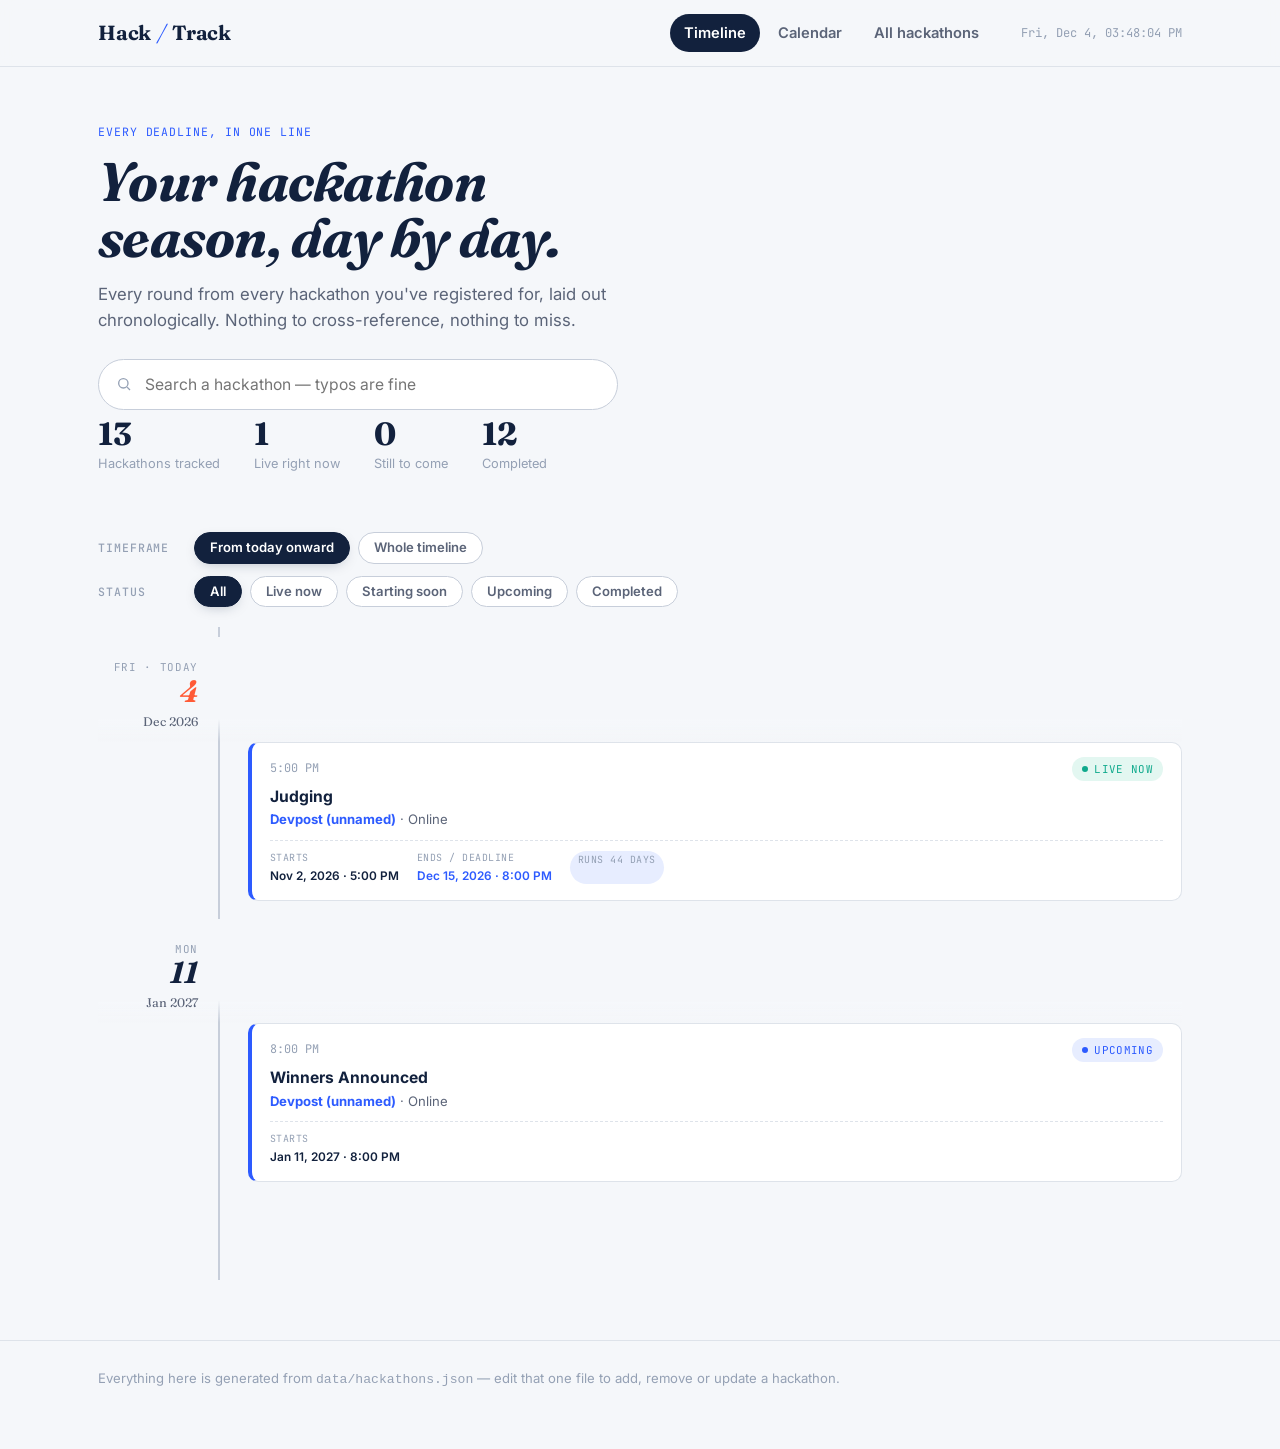
<file: index.html>
<!doctype html>
<html lang="en">
<head>
<meta charset="UTF-8">
<meta name="viewport" content="width=device-width, initial-scale=1, viewport-fit=cover">
<title>Hack/Track — Timeline</title>
<meta name="description" content="Every hackathon deadline, in one line. Chronological schedule tracker with live status, filters, and calendar view.">
<meta name="theme-color" content="#12213D">
<meta property="og:title" content="Hack/Track — Hackathon Timeline">
<meta property="og:description" content="Track your hackathon season day by day with real-time countdowns, status indicators, and monthly calendar.">
<meta property="og:type" content="website">
<link rel="stylesheet" href="css/styles.css">
</head>
<body>

<header class="topbar">
  <div class="topbar-inner">
    <a class="brand" href="index.html">Hack<em>/</em>Track</a>
    <nav class="nav">
      <a href="index.html" class="active">Timeline</a>
      <a href="calendar.html">Calendar</a>
      <a href="hackathon.html">All hackathons</a>
    </nav>
    <span class="live-clock"></span>
  </div>
</header>

<main class="shell">

  <section class="hero">
    <p class="hero-eyebrow">Every deadline, in one line</p>
    <h1>Your hackathon<br>season, day by day.</h1>
    <p class="lede">Every round from every hackathon you've registered for, laid out chronologically. Nothing to cross-reference, nothing to miss.</p>

    <div class="search-wrap">
      <svg class="search-icon" viewBox="0 0 24 24" fill="none" stroke="currentColor" stroke-width="2"><circle cx="11" cy="11" r="7"/><line x1="21" y1="21" x2="16.65" y2="16.65"/></svg>
      <input class="search-input focus-ring" type="text" placeholder="Search a hackathon — typos are fine" aria-label="Search hackathons">
      <div class="search-results"></div>
    </div>

    <div class="hero-stats" id="hero-stats"></div>
  </section>

  <div class="timeline-controls">
    <div class="control-row">
      <span class="control-label">Timeframe</span>
      <div class="range-toggle" id="range-toggle" role="tablist">
        <button class="filter-chip active" data-range="today" role="tab">From today onward</button>
        <button class="filter-chip" data-range="all" role="tab">Whole timeline</button>
      </div>
    </div>

    <div class="control-row">
      <span class="control-label">Status</span>
      <div class="filters" id="filters">
        <button class="filter-chip active" data-filter="all">All</button>
        <button class="filter-chip" data-filter="live">Live now</button>
        <button class="filter-chip" data-filter="soon">Starting soon</button>
        <button class="filter-chip" data-filter="upcoming">Upcoming</button>
        <button class="filter-chip" data-filter="done">Completed</button>
      </div>
    </div>
  </div>

  <div class="timeline" id="timeline">
    <div class="skeleton" style="margin-left:150px; margin-bottom:12px;"></div>
    <div class="skeleton" style="margin-left:150px; width:70%;"></div>
  </div>

</main>

<footer class="site-footer">
  <div class="shell">Everything here is generated from <code>data/hackathons.json</code> — edit that one file to add, remove or update a hackathon.</div>
</footer>

<script src="js/core.js"></script>
<script src="js/timeline.js"></script>
</body>
</html>
</file>
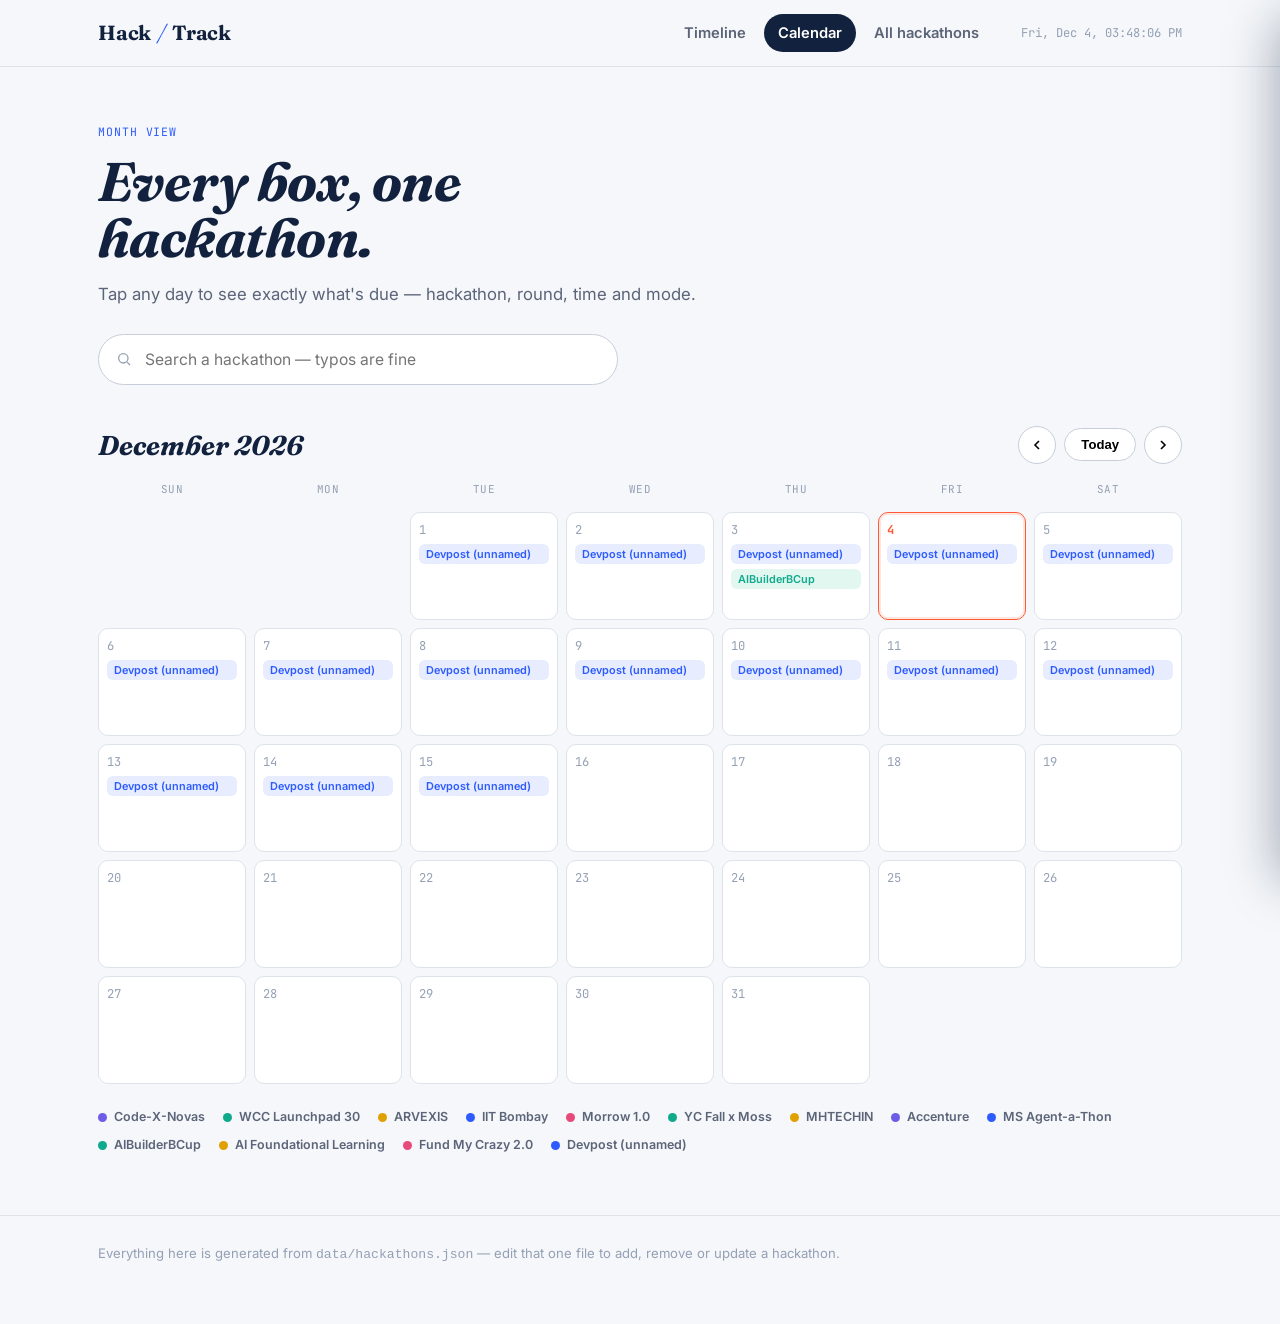
<file: calendar.html>
<!doctype html>
<html lang="en">
<head>
<meta charset="UTF-8">
<meta name="viewport" content="width=device-width, initial-scale=1, viewport-fit=cover">
<title>Hack/Track — Calendar</title>
<meta name="description" content="Monthly calendar view for hackathons. Click any day to see round deadlines, schedules, and submission modes.">
<meta name="theme-color" content="#12213D">
<meta property="og:title" content="Hack/Track — Hackathon Calendar">
<meta property="og:description" content="Visual month-by-month grid of hackathon rounds and deadlines.">
<meta property="og:type" content="website">
<link rel="stylesheet" href="css/styles.css">
</head>
<body>

<header class="topbar">
  <div class="topbar-inner">
    <a class="brand" href="index.html">Hack<em>/</em>Track</a>
    <nav class="nav">
      <a href="index.html">Timeline</a>
      <a href="calendar.html" class="active">Calendar</a>
      <a href="hackathon.html">All hackathons</a>
    </nav>
    <span class="live-clock"></span>
  </div>
</header>

<main class="shell">

  <section class="hero" style="padding-bottom:10px;">
    <p class="hero-eyebrow">Month view</p>
    <h1>Every box, one hackathon.</h1>
    <p class="lede">Tap any day to see exactly what's due — hackathon, round, time and mode.</p>

    <div class="search-wrap">
      <svg class="search-icon" viewBox="0 0 24 24" fill="none" stroke="currentColor" stroke-width="2"><circle cx="11" cy="11" r="7"/><line x1="21" y1="21" x2="16.65" y2="16.65"/></svg>
      <input class="search-input focus-ring" type="text" placeholder="Search a hackathon — typos are fine" aria-label="Search hackathons">
      <div class="search-results"></div>
    </div>
  </section>

  <div class="cal-head">
    <div class="cal-title" id="cal-title">—</div>
    <div class="cal-nav">
      <button class="cal-btn focus-ring" id="cal-prev" aria-label="Previous month">
        <svg width="16" height="16" viewBox="0 0 24 24" fill="none" stroke="currentColor" stroke-width="2.4"><path d="M15 18l-6-6 6-6"/></svg>
      </button>
      <button class="cal-today-btn focus-ring" id="cal-today">Today</button>
      <button class="cal-btn focus-ring" id="cal-next" aria-label="Next month">
        <svg width="16" height="16" viewBox="0 0 24 24" fill="none" stroke="currentColor" stroke-width="2.4"><path d="M9 18l6-6-6-6"/></svg>
      </button>
    </div>
  </div>

  <div class="cal-grid" id="cal-dow"></div>
  <div class="cal-grid" id="cal-grid" style="margin-top:8px;">
    <div class="skeleton"></div>
  </div>

  <div class="legend" id="legend"></div>

</main>

<footer class="site-footer">
  <div class="shell">Everything here is generated from <code>data/hackathons.json</code> — edit that one file to add, remove or update a hackathon.</div>
</footer>

<div class="drawer-backdrop" id="drawer-backdrop"></div>
<div class="drawer" id="drawer">
  <button class="drawer-close" id="drawer-close" aria-label="Close">&times;</button>
  <h3 id="drawer-date"></h3>
  <div id="drawer-body"></div>
</div>

<script src="js/core.js"></script>
<script src="js/calendar.js"></script>
</body>
</html>
</file>
<file: css/styles.css>
/* ===========================================================
   Hack/Track — design tokens
   Palette: cool, light "control room" surface with a single
   bright signal accent per hackathon (violet / teal / amber / indigo / rose).
   Type: Fraunces (display) + Inter (body/data).
=========================================================== */

@import url('https://fonts.googleapis.com/css2?family=Fraunces:ital,opsz,wght@0,9..144,400;0,9..144,560;0,9..144,680;1,9..144,500&family=Inter:wght@400;500;600;700&family=JetBrains+Mono:wght@500&display=swap');

:root{
  --bg: #F5F7FA;
  --surface: #FFFFFF;
  --surface-sunk: #EFF2F6;
  --ink: #12213D;
  --ink-soft: #5B6478;
  --ink-faint: #94A0B4;
  --line: #DEE3EA;
  --line-strong: #C7CEDA;

  --violet: #6C5CE7;
  --violet-soft: #EFECFD;
  --teal: #0FA98C;
  --teal-soft: #E3F7F1;
  --amber: #E0A100;
  --amber-soft: #FBF1D9;
  --indigo: #2D5BFF;
  --indigo-soft: #E7EDFF;
  --rose: #E6497A;
  --rose-soft: #FCE9F0;

  --today: #FF5A36;

  --radius-s: 10px;
  --radius-m: 16px;
  --radius-l: 26px;

  --font-display: 'Fraunces', serif;
  --font-body: 'Inter', sans-serif;
  --font-mono: 'JetBrains Mono', monospace;

  --ease: cubic-bezier(.22,1,.36,1);
}

*{ box-sizing:border-box; }
html{ scroll-behavior:smooth; }
body{
  margin:0;
  background:var(--bg);
  color:var(--ink);
  font-family:var(--font-body);
  -webkit-font-smoothing:antialiased;
  line-height:1.5;
}
img{ max-width:100%; }
a{ color:inherit; }

/* respect reduced motion */
@media (prefers-reduced-motion: reduce){
  *{ animation-duration:.01ms !important; animation-iteration-count:1 !important; transition-duration:.01ms !important; scroll-behavior:auto !important; }
}

/* ---------------- custom cursor ---------------- */
@media (hover: hover) and (pointer: fine) {
  body.cursor-active,
  body.cursor-active * {
    cursor: none !important;
  }
}

.cursor-dot, .cursor-ring{
  position:fixed; top:0; left:0; pointer-events:none; z-index:9999;
  border-radius:50%;
  transform:translate(-50%,-50%);
  will-change:transform;
  opacity:0;
  transition:opacity .2s var(--ease);
}
.cursor-dot{
  width:6px; height:6px; background:var(--indigo);
  transition:opacity .2s var(--ease), transform .15s var(--ease);
}
.cursor-ring{
  width:32px; height:32px;
  border:1.5px solid var(--indigo);
  opacity:0;
  transition:width .25s var(--ease), height .25s var(--ease), border-color .25s var(--ease), opacity .2s var(--ease), background .25s var(--ease), transform .15s var(--ease);
}
body.cursor-active .cursor-dot{ opacity:1; }
body.cursor-active .cursor-ring{ opacity:.55; }

.cursor-ring.is-hover{
  width:50px; height:50px;
  background:var(--indigo-soft);
  border-color:var(--indigo);
  opacity:.85;
}
.cursor-ring.is-down{
  transform:translate(-50%,-50%) scale(.82);
  background:rgba(45,91,255,.18);
}

@media (hover:none), (pointer:coarse){
  .cursor-dot, .cursor-ring{ display:none !important; }
}

/* ---------------- layout shell ---------------- */
.shell{ max-width:1180px; margin:0 auto; padding:0 clamp(18px, 4vw, 48px); }

.topbar{
  position:sticky; top:0; z-index:500;
  background:rgba(245,247,250,.86);
  backdrop-filter:blur(10px);
  border-bottom:1px solid var(--line);
}
.topbar-inner{
  max-width:1180px; margin:0 auto; padding:14px clamp(18px,4vw,48px);
  display:flex; align-items:center; gap:28px; flex-wrap:wrap;
}
.brand{
  font-family:var(--font-display); font-weight:680; font-size:1.28rem;
  letter-spacing:-.01em; text-decoration:none; color:var(--ink);
  display:flex; align-items:baseline; gap:6px;
}
.brand em{ font-style:italic; color:var(--indigo); font-weight:500; }
.nav{ display:flex; gap:4px; margin-left:auto; }
.nav a{
  text-decoration:none; color:var(--ink-soft); font-weight:600; font-size:.92rem;
  padding:8px 14px; border-radius:999px; transition:background .2s var(--ease), color .2s var(--ease);
}
.nav a:hover, .nav a.active{ background:var(--surface-sunk); color:var(--ink); }
.nav a.active{ background:var(--ink); color:#fff; }

.live-clock{
  font-family:var(--font-mono); font-size:.76rem; color:var(--ink-faint);
  white-space:nowrap;
}

/* ---------------- hero ---------------- */
.hero{ padding:56px 0 30px; }
.hero-eyebrow{
  font-family:var(--font-mono); font-size:.72rem; color:var(--indigo);
  text-transform:uppercase; letter-spacing:.08em; margin:0 0 14px;
}
.hero h1{
  font-family:var(--font-display); font-weight:680; font-style:italic;
  font-size:clamp(2rem, 5vw, 3.4rem); line-height:1.03; letter-spacing:-.01em;
  margin:0 0 16px; max-width:16ch;
}
.hero p.lede{ font-size:1.05rem; color:var(--ink-soft); max-width:56ch; margin:0 0 26px; }
.hero-stats{ display:flex; gap:34px; flex-wrap:wrap; margin-top:8px; }
.hero-stat b{ font-family:var(--font-display); font-size:2rem; display:block; line-height:1; }
.hero-stat span{ font-size:.8rem; color:var(--ink-faint); }

/* ---------------- search ---------------- */
.search-wrap{ position:relative; max-width:520px; }
.search-input{
  width:100%; padding:15px 20px 15px 46px; border-radius:999px;
  border:1.5px solid var(--line-strong); background:var(--surface);
  font-family:var(--font-body); font-size:.98rem; color:var(--ink);
  outline:none; transition:border-color .2s var(--ease), box-shadow .2s var(--ease);
}
.search-input:focus{ border-color:var(--indigo); box-shadow:0 0 0 4px var(--indigo-soft); }
.search-icon{ position:absolute; left:18px; top:50%; transform:translateY(-50%); width:16px; height:16px; color:var(--ink-faint); pointer-events:none; }
.search-results{
  position:absolute; left:0; right:0; top:calc(100% + 8px);
  background:var(--surface); border:1px solid var(--line);
  border-radius:var(--radius-m); box-shadow:0 18px 40px -18px rgba(18,33,61,.25);
  max-height:420px; overflow:auto; z-index:80; display:none;
}
.search-results.open{ display:block; }
.search-hit{
  display:block; padding:12px 18px; text-decoration:none; color:var(--ink);
  border-bottom:1px solid var(--line);
}
.search-hit:last-child{ border-bottom:none; }
.search-hit:hover{ background:var(--surface-sunk); }
.search-hit .hit-name{ font-weight:600; }
.search-hit .hit-meta{ font-size:.78rem; color:var(--ink-faint); margin-top:2px; }
.search-empty{ padding:16px 18px; color:var(--ink-faint); font-size:.9rem; }

/* ---------------- status pill ---------------- */
.pill{
  display:inline-flex; align-items:center; gap:6px;
  font-family:var(--font-mono); font-size:.68rem; letter-spacing:.03em; text-transform:uppercase;
  padding:4px 10px; border-radius:999px; white-space:nowrap;
}
.pill::before{ content:''; width:6px; height:6px; border-radius:50%; background:currentColor; }
.pill.status-live{ background:var(--teal-soft); color:var(--teal); }
.pill.status-upcoming{ background:var(--indigo-soft); color:var(--indigo); }
.pill.status-soon{ background:var(--amber-soft); color:#8a6800; }
.pill.status-done{ background:var(--surface-sunk); color:var(--ink-faint); }

/* ---------------- timeline controls & filters ---------------- */
.timeline-controls{
  display:flex; flex-direction:column; gap:12px; margin:28px 0 20px;
}
.control-row{
  display:flex; align-items:center; gap:14px; flex-wrap:wrap;
}
.control-label{
  font-family:var(--font-mono); font-size:.72rem; text-transform:uppercase;
  letter-spacing:.08em; color:var(--ink-faint); min-width:82px; font-weight:500;
}

.range-toggle, .filters{
  display:flex; gap:8px; flex-wrap:wrap;
}

.filter-chip, .range-btn{
  font-family:var(--font-body); font-weight:600; font-size:.82rem;
  border:1.5px solid var(--line-strong); background:var(--surface); color:var(--ink-soft);
  padding:7px 15px; border-radius:999px; cursor:pointer; transition:all .2s var(--ease);
  display:inline-flex; align-items:center; line-height:1.2;
}
.filter-chip:hover, .range-btn:hover{ border-color:var(--ink-soft); color:var(--ink); }
.filter-chip.active, .range-btn.active{
  background:var(--ink); border-color:var(--ink); color:#fff;
  box-shadow:0 4px 14px -6px rgba(18,33,61,.35);
}

/* ===========================================================
   Timeline page
=========================================================== */
.timeline{ position:relative; padding:10px 0 80px; }
.timeline::before{
  content:''; position:absolute; left:120px; top:0; bottom:0; width:2px;
  background:var(--line-strong);
}
@media (max-width:720px){ .timeline::before{ left:20px; } }

.day-group{ position:relative; margin-bottom:8px; }
.day-head{
  position:sticky; top:60px; z-index:10;
  display:flex; align-items:baseline; gap:18px; padding:22px 0 10px;
  background:linear-gradient(var(--bg) 78%, transparent);
}
.day-date{
  width:100px; flex:none; text-align:right; font-family:var(--font-display);
}
.day-date .dow{ display:block; font-family:var(--font-mono); font-size:.68rem; color:var(--ink-faint); text-transform:uppercase; letter-spacing:.06em; }
.day-date .dom{ display:block; font-size:1.9rem; font-weight:680; line-height:1.05; font-style:italic; }
.day-date .mon{ font-size:.78rem; color:var(--ink-soft); }
@media (max-width:720px){ .day-date{ width:auto; text-align:left; padding-left:0; } }

.day-dot{
  position:absolute; left:120px; transform:translateX(-50%); top:34px;
  width:13px; height:13px; border-radius:50%; background:var(--bg);
  border:2.5px solid var(--line-strong);
}
@media (max-width:720px){ .day-dot{ left:20px; } }
.day-group.is-today .day-dot{ border-color:var(--today); background:var(--today); box-shadow:0 0 0 5px rgba(255,90,54,.18); }
.day-group.is-today .day-date .dom{ color:var(--today); }

.day-events{ margin-left:150px; display:flex; flex-direction:column; gap:10px; padding-bottom:10px; }
@media (max-width:720px){ .day-events{ margin-left:48px; } }

.event-card{
  background:var(--surface); border:1px solid var(--line); border-left:4px solid var(--c, var(--indigo));
  border-radius:var(--radius-s); padding:14px 18px;
  text-decoration:none; color:var(--ink); display:block;
  opacity:0; transform:translateY(10px);
  animation:rise .5s var(--ease) forwards;
  transition:border-color .2s var(--ease), transform .2s var(--ease), box-shadow .2s var(--ease);
}
.event-card:hover{ transform:translateY(-2px); box-shadow:0 14px 28px -18px rgba(18,33,61,.35); }
@keyframes rise{ to{ opacity:1; transform:translateY(0); } }

.event-top{ display:flex; align-items:center; justify-content:space-between; gap:10px; flex-wrap:wrap; }
.event-time{ font-family:var(--font-mono); font-size:.74rem; color:var(--ink-faint); }
.event-title{ font-weight:700; font-size:.98rem; margin:4px 0 2px; }
.event-hack{ font-size:.82rem; color:var(--ink-soft); }
.event-hack b{ color:var(--c, var(--indigo)); font-weight:700; }

.event-range{
  display:flex; gap:18px; flex-wrap:wrap; margin-top:10px; padding-top:10px;
  border-top:1px dashed var(--line);
}
.event-range div{ font-size:.74rem; }
.event-range span{ display:block; font-family:var(--font-mono); text-transform:uppercase; letter-spacing:.05em; font-size:.62rem; color:var(--ink-faint); margin-bottom:2px; }
.event-range b{ font-weight:600; color:var(--ink); }
.event-range .end-cell b{ color:var(--c, var(--indigo)); }
.multiday-flag{
  font-family:var(--font-mono); font-size:.64rem; color:var(--c, var(--indigo));
  background:var(--c-soft, var(--indigo-soft)); padding:2px 8px; border-radius:999px;
}

.empty-note{ margin-left:150px; color:var(--ink-faint); font-size:.9rem; padding:6px 0 24px; }
@media (max-width:720px){ .empty-note{ margin-left:48px; } }

/* ===========================================================
   Calendar page
=========================================================== */
.cal-head{ display:flex; align-items:center; justify-content:space-between; gap:14px; margin:30px 0 16px; flex-wrap:wrap; }
.cal-title{ font-family:var(--font-display); font-style:italic; font-weight:680; font-size:1.7rem; }
.cal-nav{ display:flex; gap:8px; align-items:center; }
.cal-btn{
  width:38px; height:38px; border-radius:50%; border:1.5px solid var(--line-strong);
  background:var(--surface); cursor:pointer; display:flex; align-items:center; justify-content:center;
  transition:all .2s var(--ease);
}
.cal-btn:hover{ border-color:var(--ink); background:var(--surface-sunk); }
.cal-today-btn{
  border:1.5px solid var(--line-strong); background:var(--surface); border-radius:999px;
  padding:8px 16px; font-weight:600; font-size:.82rem; cursor:pointer;
}
.cal-today-btn:hover{ border-color:var(--ink); }

.cal-grid{
  display:grid; grid-template-columns:repeat(7,1fr); gap:8px;
}
.cal-dow{ text-align:center; font-family:var(--font-mono); font-size:.68rem; color:var(--ink-faint); text-transform:uppercase; letter-spacing:.06em; padding-bottom:6px; }
.cal-cell{
  background:var(--surface); border:1px solid var(--line); border-radius:var(--radius-s);
  min-height:108px; padding:8px; display:flex; flex-direction:column; gap:5px;
  transition:box-shadow .2s var(--ease), border-color .2s var(--ease);
}
.cal-cell.out{ background:transparent; border-color:transparent; }
.cal-cell.today{ border-color:var(--today); box-shadow:0 0 0 2px rgba(255,90,54,.15) inset; }
.cal-cell:hover:not(.out){ border-color:var(--line-strong); }
.cal-daynum{ font-family:var(--font-mono); font-size:.76rem; color:var(--ink-faint); }
.cal-cell.today .cal-daynum{ color:var(--today); font-weight:700; }
.cal-chip{
  font-size:.68rem; font-weight:600; padding:3px 7px; border-radius:6px;
  background:var(--c-soft, var(--indigo-soft)); color:var(--c, var(--indigo));
  overflow:hidden; text-overflow:ellipsis; white-space:nowrap; cursor:pointer;
  border:none; text-align:left; width:100%; font-family:var(--font-body);
}
.cal-chip:hover{ filter:brightness(.94); }
.cal-more{ font-size:.68rem; color:var(--ink-faint); font-weight:600; }

@media (max-width:720px){
  .cal-grid{ gap:5px; }
  .cal-cell{ min-height:auto; padding:6px 4px; border-radius:8px; }
  .cal-chip{ font-size:0; padding:0; height:6px; width:6px; border-radius:50%; }
  .cal-more{ font-size:0; }
}

.legend{ display:flex; flex-wrap:wrap; gap:10px 18px; margin:24px 0 10px; }
.legend-item{ display:flex; align-items:center; gap:7px; font-size:.78rem; color:var(--ink-soft); font-weight:600; }
.legend-dot{ width:9px; height:9px; border-radius:50%; background:var(--c, var(--indigo)); flex:none; }

/* day-detail drawer for calendar */
.drawer-backdrop{
  position:fixed; inset:0; background:rgba(18,33,61,.35); backdrop-filter:blur(2px);
  opacity:0; pointer-events:none; transition:opacity .25s var(--ease); z-index:900;
}
.drawer-backdrop.open{ opacity:1; pointer-events:auto; }
.drawer{
  position:fixed; right:0; top:0; bottom:0; width:min(420px, 92vw);
  background:var(--surface); box-shadow:-20px 0 50px -20px rgba(18,33,61,.4);
  transform:translateX(100%); transition:transform .32s var(--ease); z-index:901;
  padding:26px 24px; overflow-y:auto;
}
.drawer.open{ transform:translateX(0); }
.drawer-close{
  border:none; background:var(--surface-sunk); width:34px; height:34px; border-radius:50%;
  cursor:pointer; float:right; font-size:1.1rem; line-height:1;
}
.drawer h3{ font-family:var(--font-display); font-style:italic; margin:6px 0 18px; clear:both; }

/* ===========================================================
   Detail page
=========================================================== */
.hlist{ display:flex; flex-direction:column; gap:14px; margin:30px 0 60px; }
.hcard{
  background:var(--surface); border:1px solid var(--line); border-radius:var(--radius-m);
  padding:22px 24px; display:flex; align-items:center; justify-content:space-between; gap:18px;
  text-decoration:none; color:var(--ink); flex-wrap:wrap;
  border-left:5px solid var(--c, var(--indigo));
  transition:transform .2s var(--ease), box-shadow .2s var(--ease);
}
.hcard:hover{ transform:translateY(-2px); box-shadow:0 16px 34px -20px rgba(18,33,61,.4); }
.hcard-name{ font-family:var(--font-display); font-weight:680; font-size:1.18rem; }
.hcard-meta{ font-size:.84rem; color:var(--ink-soft); margin-top:4px; }
.hcard-right{ display:flex; align-items:center; gap:14px; }

.detail-hero{ padding:44px 0 10px; border-bottom:1px solid var(--line); margin-bottom:34px; }
.detail-back{ font-size:.85rem; color:var(--ink-soft); text-decoration:none; display:inline-flex; align-items:center; gap:6px; margin-bottom:18px; }
.detail-back:hover{ color:var(--ink); }
.detail-title{ font-family:var(--font-display); font-style:italic; font-weight:680; font-size:clamp(1.8rem,4vw,2.7rem); margin:0 0 10px; }
.detail-tags{ display:flex; gap:8px; flex-wrap:wrap; margin:14px 0 22px; }
.tag{ background:var(--surface-sunk); color:var(--ink-soft); font-size:.78rem; font-weight:600; padding:5px 12px; border-radius:999px; }
.detail-meta-grid{ display:grid; grid-template-columns:repeat(auto-fit,minmax(150px,1fr)); gap:18px; margin:26px 0 36px; }
.meta-box span{ display:block; font-size:.7rem; text-transform:uppercase; letter-spacing:.06em; color:var(--ink-faint); font-family:var(--font-mono); margin-bottom:4px; }
.meta-box b{ font-size:1rem; }

.stages{ position:relative; padding-left:36px; margin-bottom:60px; }
.stages::before{ content:''; position:absolute; left:9px; top:6px; bottom:6px; width:2px; background:var(--line-strong); }
.stage{ position:relative; padding-bottom:34px; }
.stage:last-child{ padding-bottom:0; }
.stage-dot{
  position:absolute; left:-36px; top:2px; width:20px; height:20px; border-radius:50%;
  background:var(--surface); border:2.5px solid var(--c, var(--indigo));
  display:flex; align-items:center; justify-content:center;
}
.stage-dot::after{ content:''; width:7px; height:7px; border-radius:50%; background:var(--c, var(--indigo)); }
.stage.is-done .stage-dot{ background:var(--c, var(--indigo)); }
.stage.is-done .stage-dot::after{ background:#fff; }
.stage-card{
  background:var(--surface); border:1px solid var(--line); border-radius:var(--radius-m);
  padding:20px 22px;
}
.stage-head{ display:flex; align-items:center; justify-content:space-between; gap:12px; flex-wrap:wrap; margin-bottom:8px; }
.stage-name{ font-weight:700; font-size:1.05rem; }
.stage-when{ font-family:var(--font-mono); font-size:.78rem; color:var(--ink-soft); margin-bottom:10px; }
.stage-desc{ color:var(--ink-soft); font-size:.94rem; }
.stage-mode{ font-size:.74rem; color:var(--ink-faint); margin-top:10px; font-family:var(--font-mono); }

/* ---------------- footer ---------------- */
.site-footer{ border-top:1px solid var(--line); margin-top:60px; padding:28px 0 60px; color:var(--ink-faint); font-size:.82rem; }

/* ---------------- misc ---------------- */
.section-lead{ display:flex; align-items:baseline; justify-content:space-between; gap:16px; flex-wrap:wrap; margin-top:8px; }
.section-lead h2{ font-family:var(--font-display); font-style:italic; font-weight:680; font-size:1.5rem; margin:0; }
.count-note{ font-size:.82rem; color:var(--ink-faint); }

.skeleton{ background:linear-gradient(90deg,var(--surface-sunk) 25%, #fff 37%, var(--surface-sunk) 63%); background-size:400% 100%; animation:shimmer 1.4s ease infinite; border-radius:var(--radius-s); height:70px; }
@keyframes shimmer{ 0%{background-position:100% 0;} 100%{background-position:0 0;} }

.focus-ring:focus-visible{ outline:3px solid var(--indigo); outline-offset:2px; }
</file>
